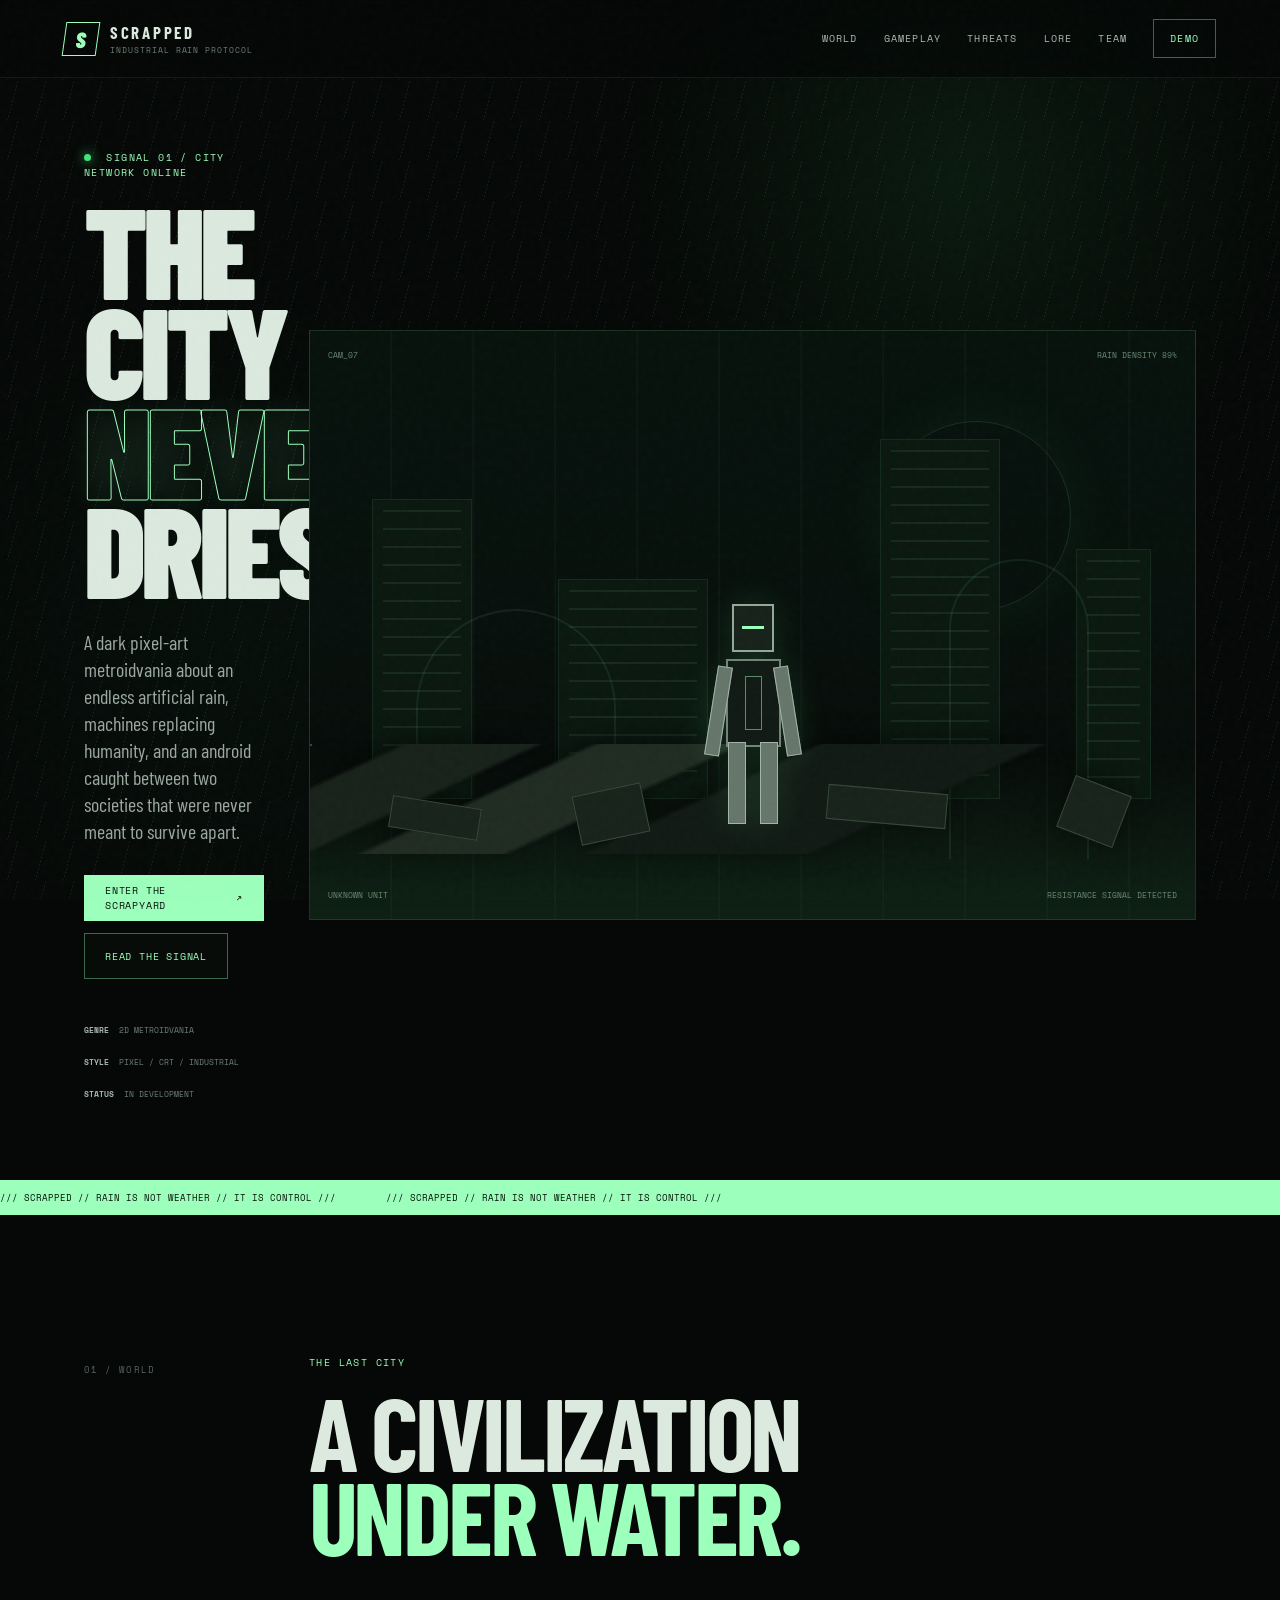
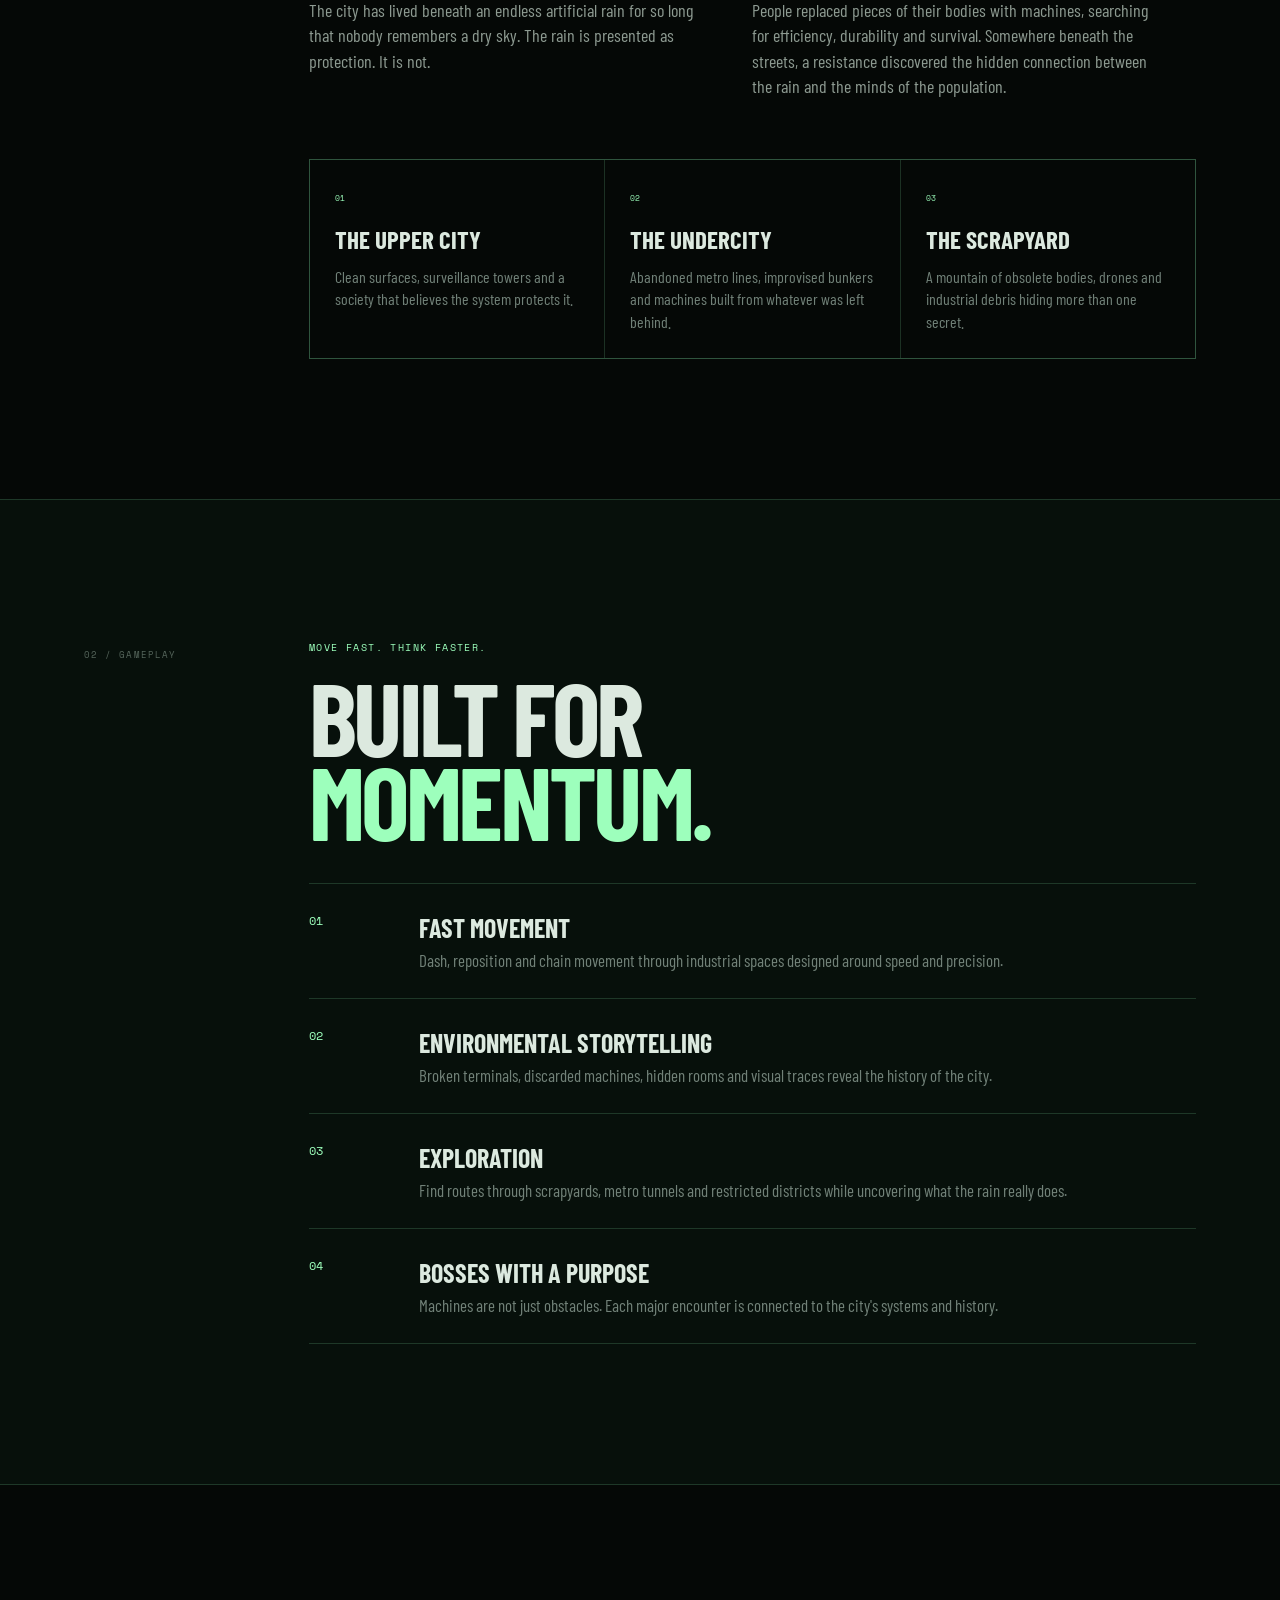
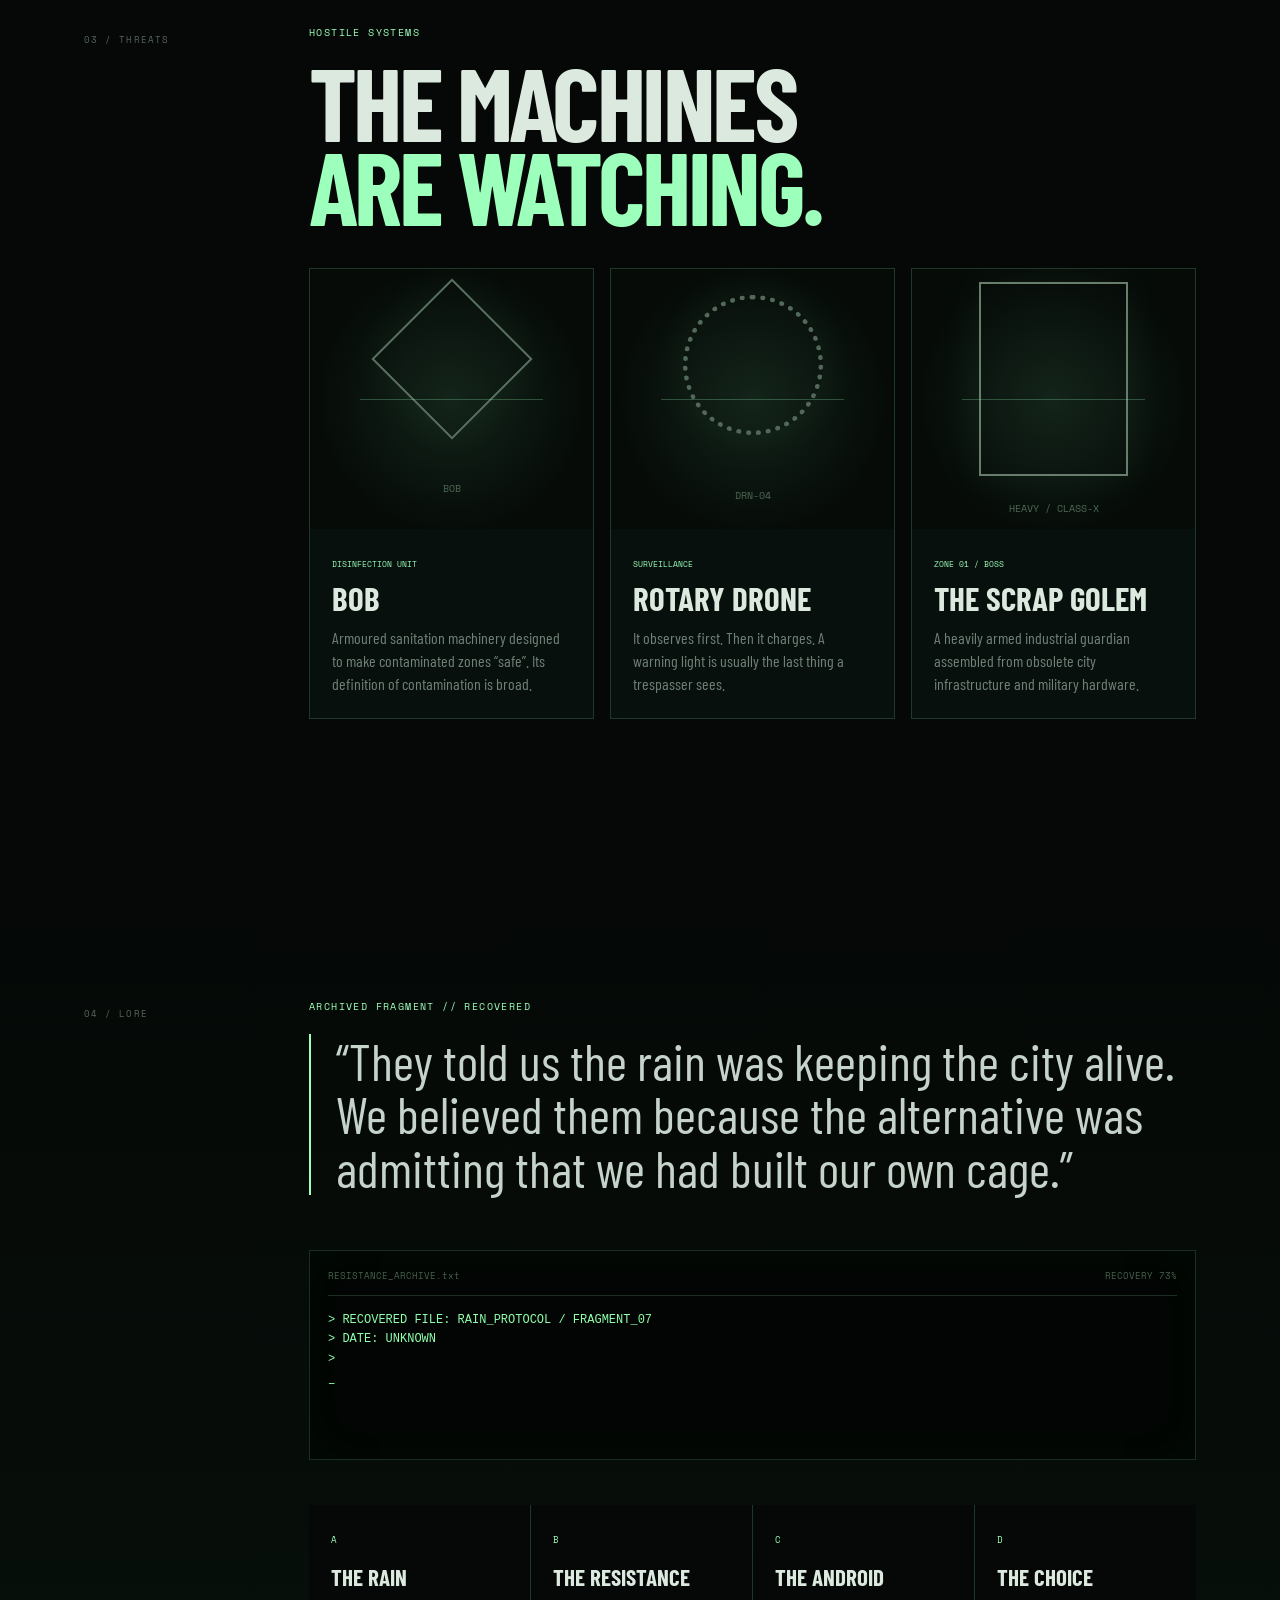
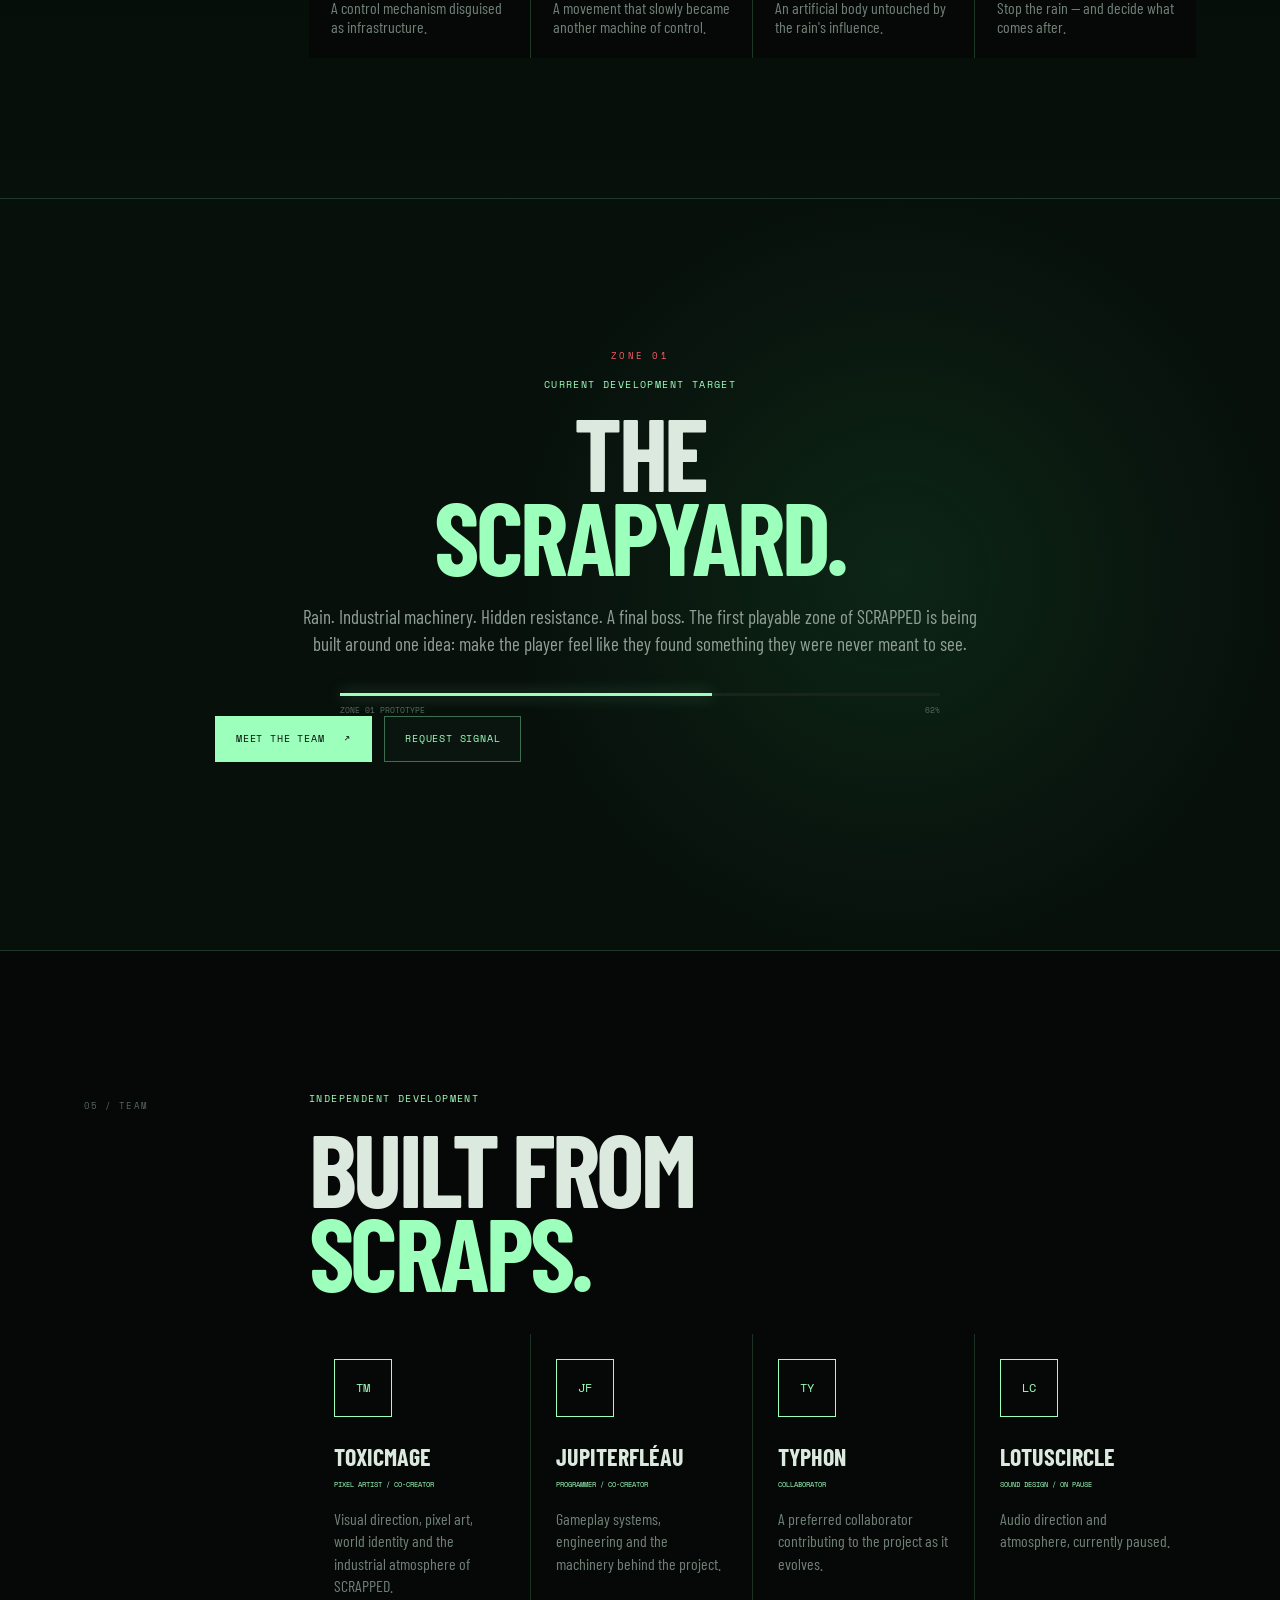
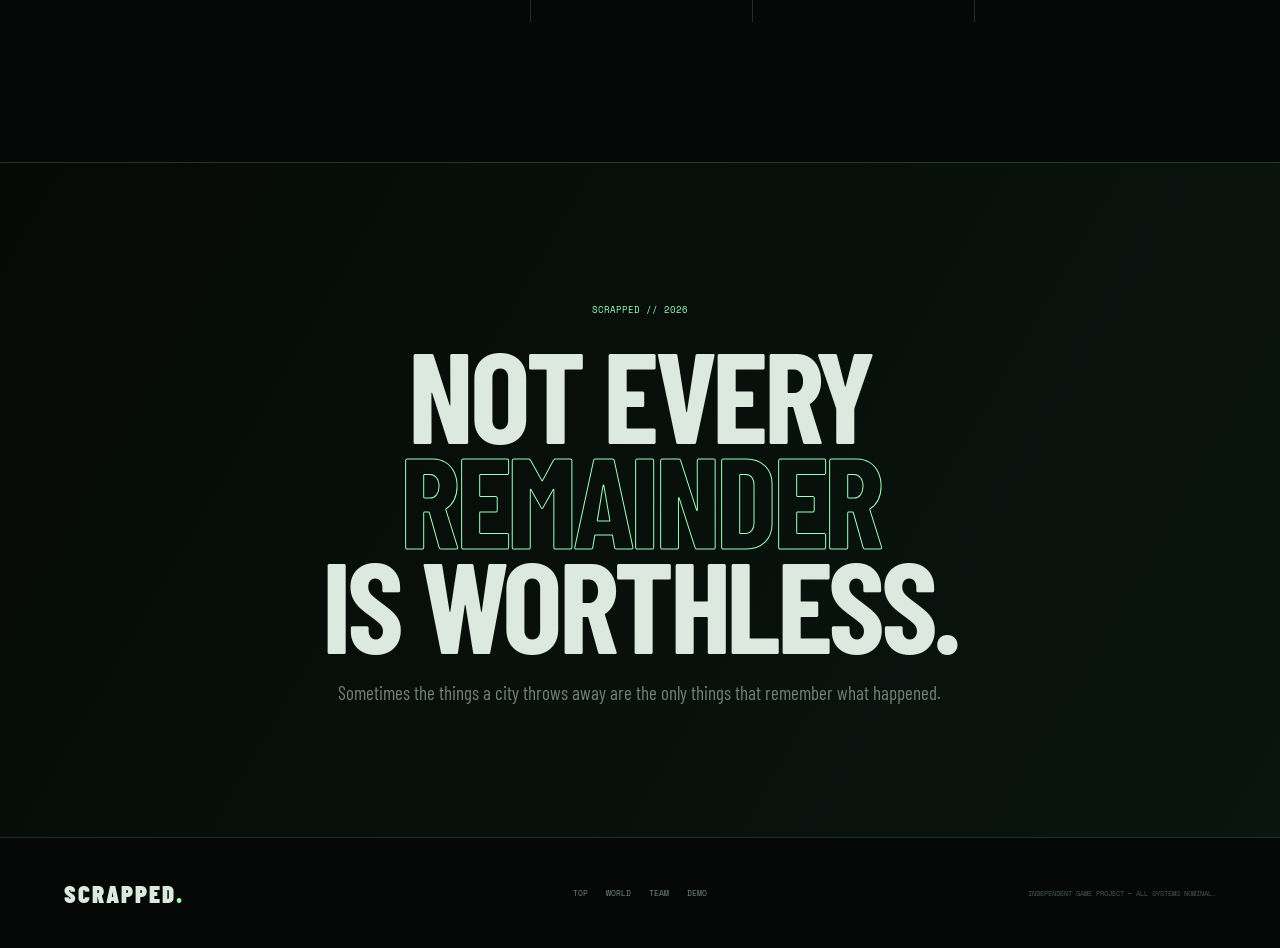
<file: index.html>
<!DOCTYPE html>
<html lang="fr">
<head>
  <meta charset="UTF-8">
  <meta name="viewport" content="width=device-width, initial-scale=1.0">
  <meta name="description" content="SCRAPPED — A dystopian pixel-art metroidvania about machines, rain and a city that forgot what freedom means.">
  <meta name="theme-color" content="#07100d">
  <title>SCRAPPED — Industrial Rain Protocol</title>
  <link rel="stylesheet" href="style.css">
</head>
<body>
  <div class="noise" aria-hidden="true"></div>
  <div class="scanlines" aria-hidden="true"></div>
  <div class="rain" aria-hidden="true"></div>

  <header class="site-header">
    <a class="brand" href="#top" aria-label="SCRAPPED accueil">
      <span class="brand-mark">S</span>
      <span>
        <strong>SCRAPPED</strong>
        <small>INDUSTRIAL RAIN PROTOCOL</small>
      </span>
    </a>

    <button class="menu-toggle" aria-label="Ouvrir le menu" aria-expanded="false">
      <span></span><span></span><span></span>
    </button>

    <nav class="nav" aria-label="Navigation principale">
      <a href="#world">WORLD</a>
      <a href="#gameplay">GAMEPLAY</a>
      <a href="#threats">THREATS</a>
      <a href="#lore">LORE</a>
      <a href="#team">TEAM</a>
      <a class="nav-cta" href="#demo">DEMO</a>
    </nav>
  </header>

  <main id="top">
    <section class="hero section-grid">
      <div class="hero-copy reveal">
        <p class="eyebrow"><span class="status-dot"></span> SIGNAL 01 / CITY NETWORK ONLINE</p>
        <h1>THE CITY<br><em>NEVER</em> DRIES.</h1>
        <p class="hero-lead">
          A dark pixel-art metroidvania about an endless artificial rain,
          machines replacing humanity, and an android caught between two
          societies that were never meant to survive apart.
        </p>
        <div class="hero-actions">
          <a class="button button-primary" href="#demo">ENTER THE SCRAPYARD <span>↗</span></a>
          <a class="button button-ghost" href="#world">READ THE SIGNAL</a>
        </div>
        <div class="hero-meta">
          <span><b>GENRE</b> 2D METROIDVANIA</span>
          <span><b>STYLE</b> PIXEL / CRT / INDUSTRIAL</span>
          <span><b>STATUS</b> IN DEVELOPMENT</span>
        </div>
      </div>

      <div class="hero-art reveal delay-1" aria-label="Illustration">
        <div class="hud hud-top"><span>CAM_07</span><span>RAIN DENSITY 89%</span></div>
        <div class="city-silhouette">
          <div class="moon"></div>
          <div class="tower tower-a"></div>
          <div class="tower tower-b"></div>
          <div class="tower tower-c"></div>
          <div class="tower tower-d"></div>
          <div class="pipe pipe-a"></div>
          <div class="pipe pipe-b"></div>
        </div>
        <div class="scrap-pile">
          <i></i><i></i><i></i><i></i><i></i><i></i><i></i>
        </div>
        <div class="hero-android">
          <div class="android-head"></div>
          <div class="android-body"></div>
          <div class="android-arm left"></div>
          <div class="android-arm right"></div>
          <div class="android-leg left"></div>
          <div class="android-leg right"></div>
        </div>
        <div class="hud hud-bottom">
          <span>UNKNOWN UNIT</span><span>RESISTANCE SIGNAL DETECTED</span>
        </div>
      </div>
    </section>

    <section class="ticker" aria-label="Transmission">
      <div>/// SCRAPPED // RAIN IS NOT WEATHER // IT IS CONTROL ///</div>
      <div>/// SCRAPPED // RAIN IS NOT WEATHER // IT IS CONTROL ///</div>
    </section>

    <section id="world" class="content-section section-grid">
      <div class="section-label reveal">01 / WORLD</div>
      <div class="section-content reveal delay-1">
        <p class="eyebrow">THE LAST CITY</p>
        <h2>A CIVILIZATION<br><span>UNDER WATER.</span></h2>
        <div class="two-col">
          <p>
            The city has lived beneath an endless artificial rain for so long
            that nobody remembers a dry sky. The rain is presented as protection.
            It is not.
          </p>
          <p>
            People replaced pieces of their bodies with machines, searching for
            efficiency, durability and survival. Somewhere beneath the streets,
            a resistance discovered the hidden connection between the rain and
            the minds of the population.
          </p>
        </div>
        <div class="world-cards">
          <article><span>01</span><h3>THE UPPER CITY</h3><p>Clean surfaces, surveillance towers and a society that believes the system protects it.</p></article>
          <article><span>02</span><h3>THE UNDERCITY</h3><p>Abandoned metro lines, improvised bunkers and machines built from whatever was left behind.</p></article>
          <article><span>03</span><h3>THE SCRAPYARD</h3><p>A mountain of obsolete bodies, drones and industrial debris hiding more than one secret.</p></article>
        </div>
      </div>
    </section>

    <section id="gameplay" class="content-section dark-panel">
      <div class="section-grid">
        <div class="section-label reveal">02 / GAMEPLAY</div>
        <div class="section-content reveal delay-1">
          <p class="eyebrow">MOVE FAST. THINK FASTER.</p>
          <h2>BUILT FOR<br><span>MOMENTUM.</span></h2>
          <div class="feature-list">
            <article class="feature">
              <div class="feature-number">01</div>
              <div><h3>FAST MOVEMENT</h3><p>Dash, reposition and chain movement through industrial spaces designed around speed and precision.</p></div>
            </article>
            <article class="feature">
              <div class="feature-number">02</div>
              <div><h3>ENVIRONMENTAL STORYTELLING</h3><p>Broken terminals, discarded machines, hidden rooms and visual traces reveal the history of the city.</p></div>
            </article>
            <article class="feature">
              <div class="feature-number">03</div>
              <div><h3>EXPLORATION</h3><p>Find routes through scrapyards, metro tunnels and restricted districts while uncovering what the rain really does.</p></div>
            </article>
            <article class="feature">
              <div class="feature-number">04</div>
              <div><h3>BOSSES WITH A PURPOSE</h3><p>Machines are not just obstacles. Each major encounter is connected to the city's systems and history.</p></div>
            </article>
          </div>
        </div>
      </div>
    </section>

    <section id="threats" class="content-section section-grid">
      <div class="section-label reveal">03 / THREATS</div>
      <div class="section-content reveal delay-1">
        <p class="eyebrow">HOSTILE SYSTEMS</p>
        <h2>THE MACHINES<br><span>ARE WATCHING.</span></h2>
        <div class="enemy-grid">
          <article class="enemy-card">
            <div class="enemy-visual bob"><span>BOB</span></div>
            <div class="enemy-info"><span class="tag">DISINFECTION UNIT</span><h3>BOB</h3><p>Armoured sanitation machinery designed to make contaminated zones “safe”. Its definition of contamination is broad.</p></div>
          </article>
          <article class="enemy-card">
            <div class="enemy-visual drone"><span>DRN-04</span></div>
            <div class="enemy-info"><span class="tag">SURVEILLANCE</span><h3>ROTARY DRONE</h3><p>It observes first. Then it charges. A warning light is usually the last thing a trespasser sees.</p></div>
          </article>
          <article class="enemy-card boss-card">
            <div class="enemy-visual golem"><span>HEAVY / CLASS-X</span></div>
            <div class="enemy-info"><span class="tag">ZONE 01 / BOSS</span><h3>THE SCRAP GOLEM</h3><p>A heavily armed industrial guardian assembled from obsolete city infrastructure and military hardware.</p></div>
          </article>
        </div>
      </div>
    </section>

    <section id="lore" class="content-section lore-section">
      <div class="section-grid">
        <div class="section-label reveal">04 / LORE</div>
        <div class="section-content reveal delay-1">
          <p class="eyebrow">ARCHIVED FRAGMENT // RECOVERED</p>
          <blockquote>
            “They told us the rain was keeping the city alive.
            We believed them because the alternative was admitting
            that we had built our own cage.”
          </blockquote>
          <div class="terminal">
            <div class="terminal-bar"><span>RESISTANCE_ARCHIVE.txt</span><span>RECOVERY 73%</span></div>
            <pre id="terminalText"></pre>
            <span class="cursor">_</span>
          </div>
          <div class="lore-grid">
            <div><span>A</span><h3>THE RAIN</h3><p>A control mechanism disguised as infrastructure.</p></div>
            <div><span>B</span><h3>THE RESISTANCE</h3><p>A movement that slowly became another machine of control.</p></div>
            <div><span>C</span><h3>THE ANDROID</h3><p>An artificial body untouched by the rain's influence.</p></div>
            <div><span>D</span><h3>THE CHOICE</h3><p>Stop the rain — and decide what comes after.</p></div>
          </div>
        </div>
      </div>
    </section>

    <section id="demo" class="demo-section">
      <div class="demo-inner">
        <div class="demo-glitch">ZONE 01</div>
        <p class="eyebrow">CURRENT DEVELOPMENT TARGET</p>
        <h2>THE<br><span>SCRAPYARD.</span></h2>
        <p>
          Rain. Industrial machinery. Hidden resistance. A final boss.
          The first playable zone of SCRAPPED is being built around one idea:
          make the player feel like they found something they were never meant to see.
        </p>
        <div class="progress"><span style="width: 62%"></span></div>
        <div class="progress-label"><span>ZONE 01 PROTOTYPE</span><span>62%</span></div>
        <div class="hero-actions">
          <a class="button button-primary" href="#team">MEET THE TEAM <span>↗</span></a>
          <button class="button button-ghost signal-button" type="button">REQUEST SIGNAL</button>
        </div>
        <p class="signal-response" aria-live="polite"></p>
      </div>
    </section>

    <section id="team" class="content-section section-grid">
      <div class="section-label reveal">05 / TEAM</div>
      <div class="section-content reveal delay-1">
        <p class="eyebrow">INDEPENDENT DEVELOPMENT</p>
        <h2>BUILT FROM<br><span>SCRAPS.</span></h2>
        <div class="team-grid">
          <article><div class="avatar">TM</div><h3>TOXICMAGE</h3><span>PIXEL ARTIST / CO-CREATOR</span><p>Visual direction, pixel art, world identity and the industrial atmosphere of SCRAPPED.</p></article>
          <article><div class="avatar">JF</div><h3>JUPITERFLÉAU</h3><span>PROGRAMMER / CO-CREATOR</span><p>Gameplay systems, engineering and the machinery behind the project.</p></article>
          <article><div class="avatar">TY</div><h3>TYPHON</h3><span>COLLABORATOR</span><p>A preferred collaborator contributing to the project as it evolves.</p></article>
          <article><div class="avatar">LC</div><h3>LOTUSCIRCLE</h3><span>SOUND DESIGN / ON PAUSE</span><p>Audio direction and atmosphere, currently paused.</p></article>
        </div>
      </div>
    </section>

    <section class="manifesto">
      <div class="manifesto-inner reveal">
        <span>SCRAPPED // 2026</span>
        <h2>NOT EVERY<br><em>REMAINDER</em><br>IS WORTHLESS.</h2>
        <p>Sometimes the things a city throws away are the only things that remember what happened.</p>
      </div>
    </section>
  </main>

  <footer>
    <div class="footer-brand">SCRAPPED<span>.</span></div>
    <div class="footer-links"><a href="#top">TOP</a><a href="#world">WORLD</a><a href="#team">TEAM</a><a href="#demo">DEMO</a></div>
    <p>INDEPENDENT GAME PROJECT — ALL SYSTEMS NOMINAL.</p>
  </footer>

  <button class="back-top" aria-label="Retour en haut">↑</button>
  <script src="script.js"></script>
</body>
</html>
</file>
<file: style.css>
@import url('https://fonts.googleapis.com/css2?family=Barlow+Condensed:wght@400;500;600;700;800;900&family=Space+Mono:wght@400;700&display=swap');

:root{
  --bg:#050806;
  --bg2:#08100c;
  --panel:#0b1510;
  --line:rgba(143,255,185,.17);
  --line-strong:rgba(143,255,185,.38);
  --text:#dce9df;
  --muted:#718178;
  --green:#9dffbc;
  --green2:#42e47b;
  --acid:#d7ff75;
  --red:#ff5964;
  --max:1240px;
}
*{box-sizing:border-box;margin:0;padding:0}
html{scroll-behavior:smooth}
body{background:var(--bg);color:var(--text);font-family:"Barlow Condensed",sans-serif;overflow-x:hidden}
body:before{content:"";position:fixed;inset:0;z-index:-5;background:radial-gradient(circle at 75% 20%,rgba(47,166,90,.11),transparent 28%),radial-gradient(circle at 20% 70%,rgba(18,100,63,.08),transparent 30%),var(--bg)}
a{color:inherit;text-decoration:none}
button{font:inherit}
::selection{background:var(--green);color:#041009}
.noise,.scanlines,.rain{position:fixed;inset:0;pointer-events:none}
.noise{z-index:30;opacity:.045;background-image:url("data:image/svg+xml,%3Csvg viewBox='0 0 180 180' xmlns='http://www.w3.org/2000/svg'%3E%3Cfilter id='n'%3E%3CfeTurbulence type='fractalNoise' baseFrequency='.8' numOctaves='4' stitchTiles='stitch'/%3E%3C/filter%3E%3Crect width='100%25' height='100%25' filter='url(%23n)' opacity='.5'/%3E%3C/svg%3E")}
.scanlines{z-index:29;opacity:.045;background:repeating-linear-gradient(to bottom,transparent 0,transparent 3px,rgba(255,255,255,.15) 4px)}
.rain{z-index:0;opacity:.17;background-image:linear-gradient(105deg,transparent 0 46%,rgba(170,255,205,.7) 47%,transparent 48%);background-size:28px 40px;animation:rain 1s linear infinite}
@keyframes rain{to{background-position:28px 40px}}
.site-header{position:fixed;top:0;left:0;right:0;height:78px;z-index:20;display:flex;align-items:center;justify-content:space-between;padding:0 5vw;border-bottom:1px solid rgba(157,255,188,.08);background:rgba(5,8,6,.72);backdrop-filter:blur(14px)}
.brand{display:flex;gap:12px;align-items:center}
.brand-mark{width:34px;height:34px;display:grid;place-items:center;border:1px solid var(--green);color:var(--green);font-weight:900;font-size:22px;transform:skew(-8deg)}
.brand strong{display:block;letter-spacing:.16em;font-size:17px}
.brand small{display:block;color:var(--muted);font:8px "Space Mono",monospace;letter-spacing:.12em;margin-top:2px}
.nav{display:flex;align-items:center;gap:26px;font:10px "Space Mono",monospace;letter-spacing:.12em}
.nav a{color:#aebbb2;transition:.25s}
.nav a:hover{color:var(--green)}
.nav-cta{border:1px solid var(--line-strong);padding:11px 16px;color:var(--green)!important}
.menu-toggle{display:none;background:none;border:0;color:white}
.menu-toggle span{display:block;width:25px;height:1px;background:var(--green);margin:5px}
.section-grid{max-width:var(--max);margin:auto;padding-left:5vw;padding-right:5vw;display:grid;grid-template-columns:180px 1fr;gap:45px}
.hero{min-height:100vh;padding-top:150px;padding-bottom:80px;align-items:center}
.eyebrow{font:10px "Space Mono",monospace;letter-spacing:.14em;color:var(--green);margin-bottom:20px}
.status-dot{display:inline-block;width:7px;height:7px;border-radius:50%;background:var(--green2);box-shadow:0 0 12px var(--green2);margin-right:8px}
.hero h1{font-size:clamp(70px,10vw,145px);line-height:.78;letter-spacing:-.04em;font-weight:900}
.hero h1 em{font-style:normal;color:transparent;-webkit-text-stroke:1px var(--green);text-shadow:0 0 30px rgba(157,255,188,.08)}
.hero-lead{max-width:650px;margin:30px 0;color:#9aa89f;font-size:20px;line-height:1.35}
.hero-actions{display:flex;gap:12px;flex-wrap:wrap}
.button{display:inline-flex;align-items:center;gap:20px;min-height:46px;padding:0 20px;border:1px solid var(--line-strong);font:10px "Space Mono",monospace;letter-spacing:.08em;cursor:pointer;transition:.25s}
.button-primary{background:var(--green);color:#061009;border-color:var(--green)}
.button-primary:hover{background:var(--acid);transform:translateY(-2px)}
.button-ghost{background:rgba(157,255,188,.02);color:var(--green)}
.button-ghost:hover{background:rgba(157,255,188,.08);transform:translateY(-2px)}
.hero-meta{display:flex;gap:20px;flex-wrap:wrap;margin-top:45px;color:var(--muted);font:8px "Space Mono",monospace}
.hero-meta b{color:#a8b8ae;margin-right:5px}
.hero-art{height:590px;position:relative;border:1px solid var(--line);overflow:hidden;background:linear-gradient(#07120d,#07100c 50%,#050806)}
.hero-art:before{content:"";position:absolute;inset:0;background:linear-gradient(transparent 72%,rgba(91,255,147,.1)),repeating-linear-gradient(90deg,transparent 0 80px,rgba(157,255,188,.035) 81px 82px)}
.hud{position:absolute;z-index:4;left:18px;right:18px;display:flex;justify-content:space-between;color:#6c8b77;font:8px "Space Mono",monospace}
.hud-top{top:18px}.hud-bottom{bottom:18px}
.moon{position:absolute;width:190px;height:190px;border:1px solid rgba(157,255,188,.12);border-radius:50%;top:90px;right:14%;box-shadow:0 0 70px rgba(100,255,160,.06)}
.tower{position:absolute;bottom:120px;background:#0a1810;border:1px solid rgba(157,255,188,.08)}
.tower:after{content:"";position:absolute;inset:10px;background:repeating-linear-gradient(to bottom,rgba(157,255,188,.08) 0 2px,transparent 2px 18px)}
.tower-a{width:100px;height:300px;left:7%}.tower-b{width:150px;height:220px;left:28%}.tower-c{width:120px;height:360px;right:22%}.tower-d{width:75px;height:250px;right:5%}
.pipe{position:absolute;border:2px solid rgba(157,255,188,.08);border-bottom:0}
.pipe-a{height:240px;width:200px;left:12%;bottom:70px;border-radius:100px 100px 0 0}.pipe-b{height:300px;width:140px;right:12%;bottom:60px;border-radius:100px 100px 0 0}
.scrap-pile{position:absolute;bottom:65px;left:0;right:0;height:110px;background:linear-gradient(155deg,transparent 0 8%,#18221b 9% 20%,transparent 21% 25%,#202b22 26% 38%,transparent 39% 45%,#111a15 46% 65%,transparent 66%);filter:drop-shadow(0 -4px 12px rgba(0,0,0,.5))}
.scrap-pile i{position:absolute;display:block;border:1px solid #35473b;background:#18231b}.scrap-pile i:nth-child(1){width:90px;height:32px;left:9%;bottom:20px;transform:rotate(9deg)}.scrap-pile i:nth-child(2){width:70px;height:50px;left:30%;bottom:15px;transform:rotate(-12deg)}.scrap-pile i:nth-child(3){width:120px;height:35px;right:28%;bottom:30px;transform:rotate(5deg)}.scrap-pile i:nth-child(4){width:60px;height:55px;right:8%;bottom:15px;transform:rotate(21deg)}
.hero-android{position:absolute;z-index:3;left:50%;bottom:95px;width:90px;height:220px;transform:translateX(-50%);filter:drop-shadow(0 0 16px rgba(117,255,155,.12))}
.android-head{position:absolute;left:24px;top:0;width:42px;height:48px;border:2px solid #93a89a;background:#17221b}.android-head:after{content:"";position:absolute;left:8px;right:8px;top:20px;height:3px;background:var(--green)}
.android-body{position:absolute;left:18px;top:55px;width:55px;height:88px;border:2px solid #718477;background:#111a14}.android-body:after{content:"";position:absolute;inset:15px 17px;border:1px solid var(--green);opacity:.5}
.android-arm,.android-leg{position:absolute;background:#66766b;border:1px solid #a0b5a7}.android-arm{top:62px;width:15px;height:90px}.android-arm.left{left:3px;transform:rotate(9deg)}.android-arm.right{right:3px;transform:rotate(-9deg)}.android-leg{top:138px;width:18px;height:82px}.android-leg.left{left:20px}.android-leg.right{right:20px}
.ticker{height:35px;overflow:hidden;display:flex;gap:50px;align-items:center;background:var(--green);color:#061009;font:9px "Space Mono",monospace;white-space:nowrap}.ticker div{animation:ticker 18s linear infinite}@keyframes ticker{to{transform:translateX(-100%)}}
.content-section{padding-top:140px;padding-bottom:140px}
.section-label{font:9px "Space Mono",monospace;color:#56665c;letter-spacing:.12em;padding-top:8px}
.section-content h2,.demo-inner h2,.manifesto h2{font-size:clamp(60px,8vw,112px);line-height:.82;letter-spacing:-.035em;margin-bottom:40px}.section-content h2 span,.demo-inner h2 span{color:var(--green)}
.two-col{display:grid;grid-template-columns:1fr 1fr;gap:35px;color:#8d9a91;font-size:18px;line-height:1.4;max-width:850px}
.world-cards{display:grid;grid-template-columns:repeat(3,1fr);gap:1px;margin-top:60px;border:1px solid var(--line);background:var(--line)}
.world-cards article{background:var(--bg);padding:25px;min-height:190px}.world-cards span,.tag{color:var(--green);font:8px "Space Mono",monospace}.world-cards h3{font-size:25px;margin:20px 0 12px}.world-cards p{color:var(--muted);line-height:1.4}
.dark-panel{background:#07100b;border-top:1px solid var(--line);border-bottom:1px solid var(--line)}
.feature-list{border-top:1px solid var(--line)}.feature{display:grid;grid-template-columns:90px 1fr;gap:20px;padding:28px 0;border-bottom:1px solid var(--line)}.feature-number{font:12px "Space Mono",monospace;color:var(--green)}.feature h3{font-size:26px;margin-bottom:7px}.feature p{color:var(--muted);max-width:700px;font-size:17px}
.enemy-grid{display:grid;grid-template-columns:repeat(3,1fr);gap:16px}.enemy-card{border:1px solid var(--line);background:#07100c;transition:.3s}.enemy-card:hover{transform:translateY(-6px);border-color:var(--line-strong)}.enemy-visual{height:260px;display:grid;place-items:center;position:relative;overflow:hidden;background:radial-gradient(circle,#13241a,#060b08 70%);color:#4c6855;font:10px "Space Mono",monospace}.enemy-visual:before{content:"";width:110px;height:110px;border:2px solid #597161;transform:rotate(45deg);box-shadow:0 0 50px rgba(157,255,188,.05)}.enemy-visual:after{content:"";position:absolute;width:65%;height:1px;background:var(--green);opacity:.25}.drone:before{width:130px;height:130px;border-radius:50%;transform:none;border:5px dotted #52695a}.golem:before{width:145px;height:190px;transform:none;border:2px solid #687d6c}.enemy-info{padding:22px}.enemy-info h3{font-size:33px;margin:8px 0}.enemy-info p{color:var(--muted);line-height:1.45;font-size:16px}
.lore-section{background:linear-gradient(180deg,#050806,#07100b)}
blockquote{font-size:clamp(27px,4vw,52px);line-height:1.05;max-width:900px;color:#c6d3ca;border-left:2px solid var(--green);padding-left:25px;margin-bottom:55px}
.terminal{border:1px solid var(--line);background:#020503;padding:18px;min-height:210px;color:#8effaa;font:12px/1.6 "Space Mono",monospace;position:relative;box-shadow:inset 0 0 50px rgba(56,255,112,.025)}.terminal-bar{display:flex;justify-content:space-between;color:#45614e;border-bottom:1px solid var(--line);padding-bottom:12px;margin-bottom:15px;font-size:9px}.terminal pre{white-space:pre-wrap}.cursor{animation:blink 1s steps(1) infinite}@keyframes blink{50%{opacity:0}}
.lore-grid{display:grid;grid-template-columns:repeat(4,1fr);gap:1px;background:var(--line);margin-top:45px}.lore-grid div{background:var(--bg);padding:22px}.lore-grid span{font:9px "Space Mono",monospace;color:var(--green)}.lore-grid h3{margin:17px 0 7px;font-size:23px}.lore-grid p{color:var(--muted)}
.demo-section{padding:150px 5vw;border-top:1px solid var(--line);border-bottom:1px solid var(--line);background:radial-gradient(circle at 70% 50%,rgba(55,195,98,.12),transparent 40%),#07100b}.demo-inner{max-width:850px;margin:auto;text-align:center}.demo-inner .eyebrow{margin-bottom:18px}.demo-inner h2{margin-bottom:25px}.demo-inner>p:not(.eyebrow):not(.signal-response){max-width:680px;margin:0 auto 35px;color:#91a097;font-size:19px;line-height:1.45}.demo-glitch{font:9px "Space Mono",monospace;color:var(--red);letter-spacing:.25em;margin-bottom:15px;animation:glitch 3s infinite}@keyframes glitch{0%,90%,100%{opacity:1}92%{opacity:.2;transform:translateX(4px)}94%{opacity:.8;transform:translateX(-3px)}}
.progress{height:3px;background:#18241c;max-width:600px;margin:30px auto 8px}.progress span{display:block;height:100%;background:var(--green);box-shadow:0 0 15px rgba(157,255,188,.4)}.progress-label{max-width:600px;margin:auto;display:flex;justify-content:space-between;color:#597062;font:8px "Space Mono",monospace}.signal-response{min-height:20px;color:var(--green);font:9px "Space Mono",monospace;margin-top:18px}
.team-grid{display:grid;grid-template-columns:repeat(4,1fr);gap:1px;background:var(--line)}.team-grid article{background:var(--bg);padding:25px}.avatar{width:58px;height:58px;border:1px solid var(--green);display:grid;place-items:center;color:var(--green);font:12px "Space Mono",monospace;margin-bottom:25px}.team-grid h3{font-size:24px}.team-grid span{font:7px "Space Mono",monospace;color:var(--green)}.team-grid p{color:var(--muted);line-height:1.4;margin-top:18px}
.manifesto{min-height:75vh;display:grid;place-items:center;padding:100px 5vw;border-top:1px solid var(--line);background:linear-gradient(120deg,#060a07,#0a1510)}.manifesto-inner{max-width:900px;text-align:center}.manifesto-inner>span{font:9px "Space Mono",monospace;color:var(--green)}.manifesto h2{font-size:clamp(65px,10vw,140px);margin:25px 0}.manifesto h2 em{font-style:normal;color:transparent;-webkit-text-stroke:1px var(--green)}.manifesto p{color:var(--muted);font-size:19px}
footer{border-top:1px solid var(--line);padding:40px 5vw;display:grid;grid-template-columns:1fr 1fr 1fr;align-items:center;gap:20px}.footer-brand{font-size:25px;font-weight:900;letter-spacing:.08em}.footer-brand span{color:var(--green)}.footer-links{display:flex;gap:18px;justify-content:center;font:8px "Space Mono",monospace;color:#75867b}.footer-links a:hover{color:var(--green)}footer p{text-align:right;color:#46564c;font:7px "Space Mono",monospace}
.back-top{position:fixed;right:20px;bottom:20px;z-index:15;width:40px;height:40px;border:1px solid var(--line-strong);background:rgba(5,8,6,.8);color:var(--green);opacity:0;pointer-events:none;transition:.3s;cursor:pointer}.back-top.visible{opacity:1;pointer-events:auto}
.reveal{opacity:0;transform:translateY(30px);transition:opacity .8s ease,transform .8s ease}.reveal.visible{opacity:1;transform:none}.delay-1{transition-delay:.12s}
@media(max-width:900px){
  .site-header{height:68px}.menu-toggle{display:block}.nav{position:absolute;top:68px;left:0;right:0;display:none;flex-direction:column;align-items:stretch;padding:18px 5vw;background:rgba(5,8,6,.97);border-bottom:1px solid var(--line)}.nav.open{display:flex}.nav a{padding:13px 0}.nav-cta{text-align:center}
  .section-grid{grid-template-columns:1fr;gap:15px}.section-label{padding:0}.hero{padding-top:125px}.hero-art{height:470px}.two-col,.world-cards,.enemy-grid,.team-grid,.lore-grid{grid-template-columns:1fr}.world-cards article{min-height:0}.enemy-visual{height:220px}.feature{grid-template-columns:45px 1fr}
  footer{grid-template-columns:1fr;text-align:center}.footer-links{justify-content:center}footer p{text-align:center}
}
@media(max-width:560px){
  .brand small{display:none}.hero h1{font-size:64px}.hero-lead{font-size:17px}.hero-meta{display:grid;gap:10px}.hero-art{height:390px}.hero-android{transform:translateX(-50%) scale(.8);bottom:70px}.tower-a{left:2%}.tower-c{right:3%}.content-section{padding-top:90px;padding-bottom:90px}.section-content h2,.demo-inner h2,.manifesto h2{font-size:58px}.button{width:100%;justify-content:center}.demo-section{padding-top:100px;padding-bottom:100px}
}
</file>
